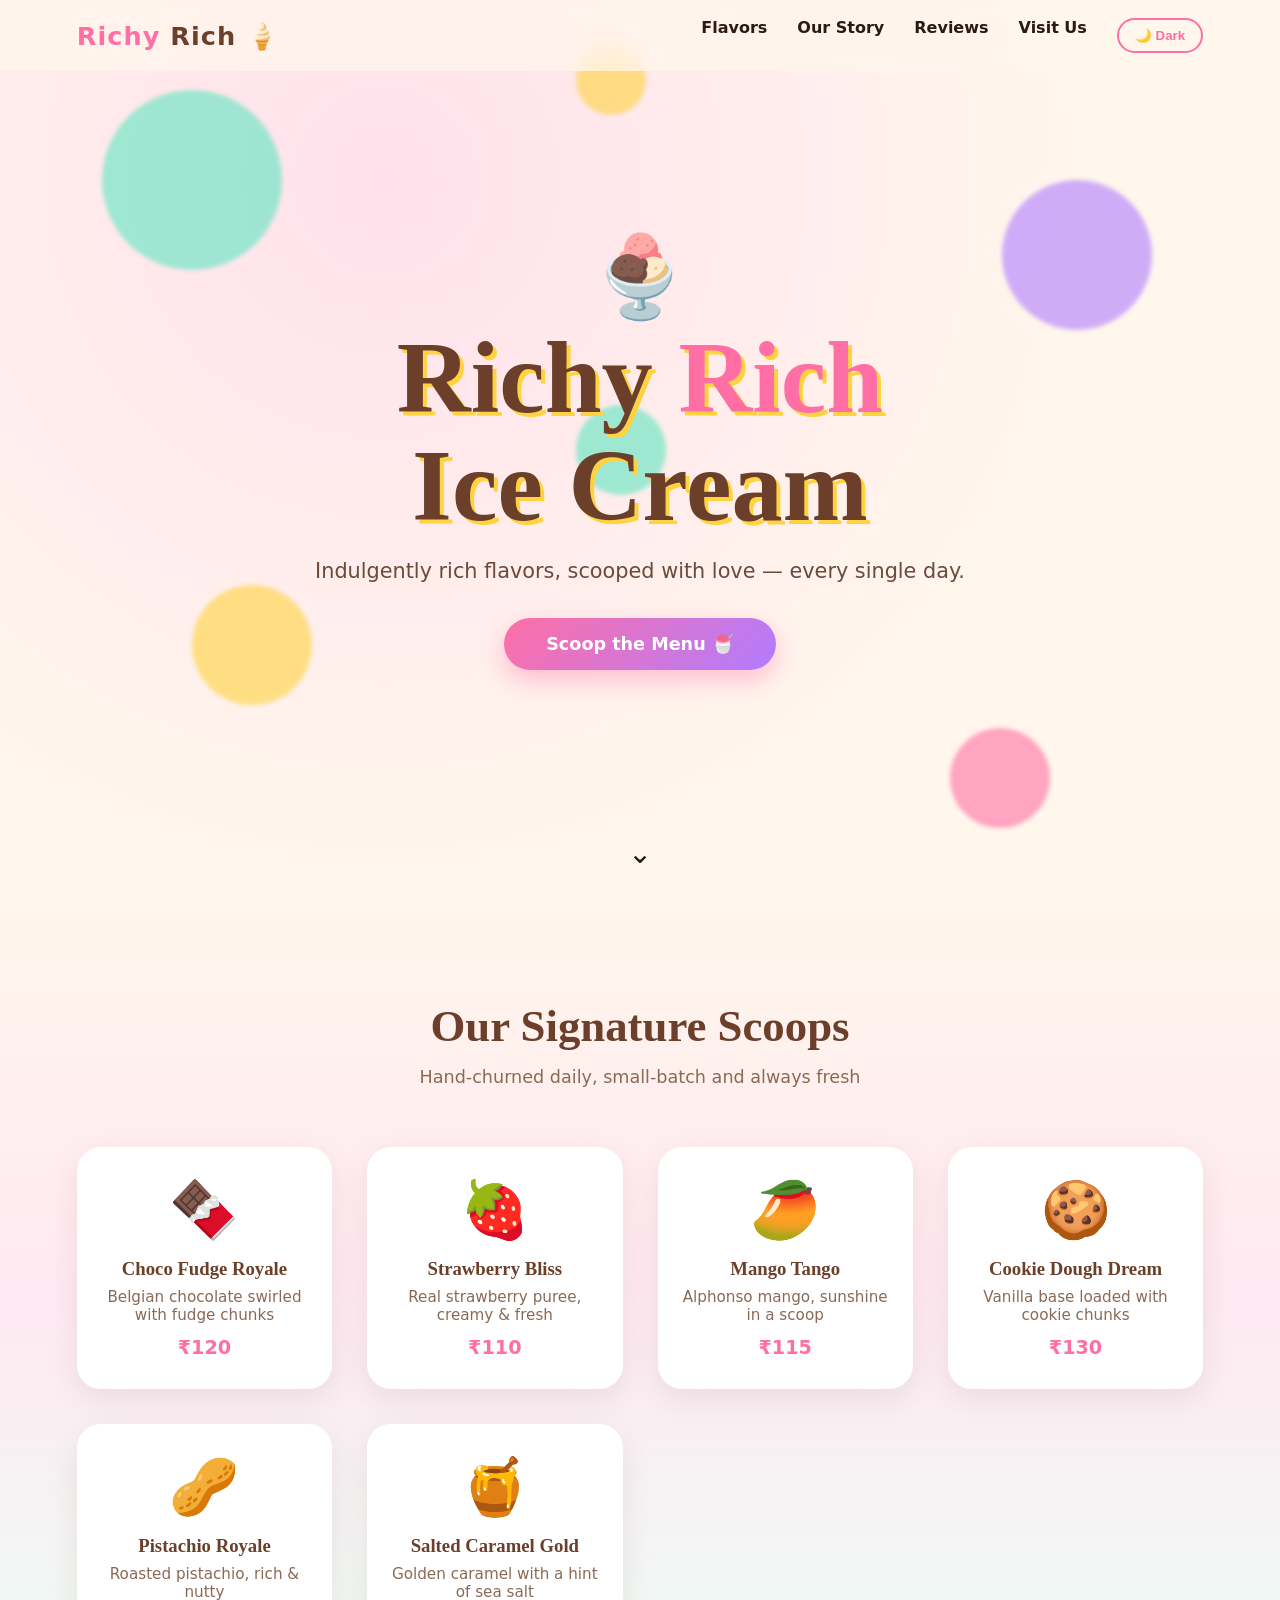
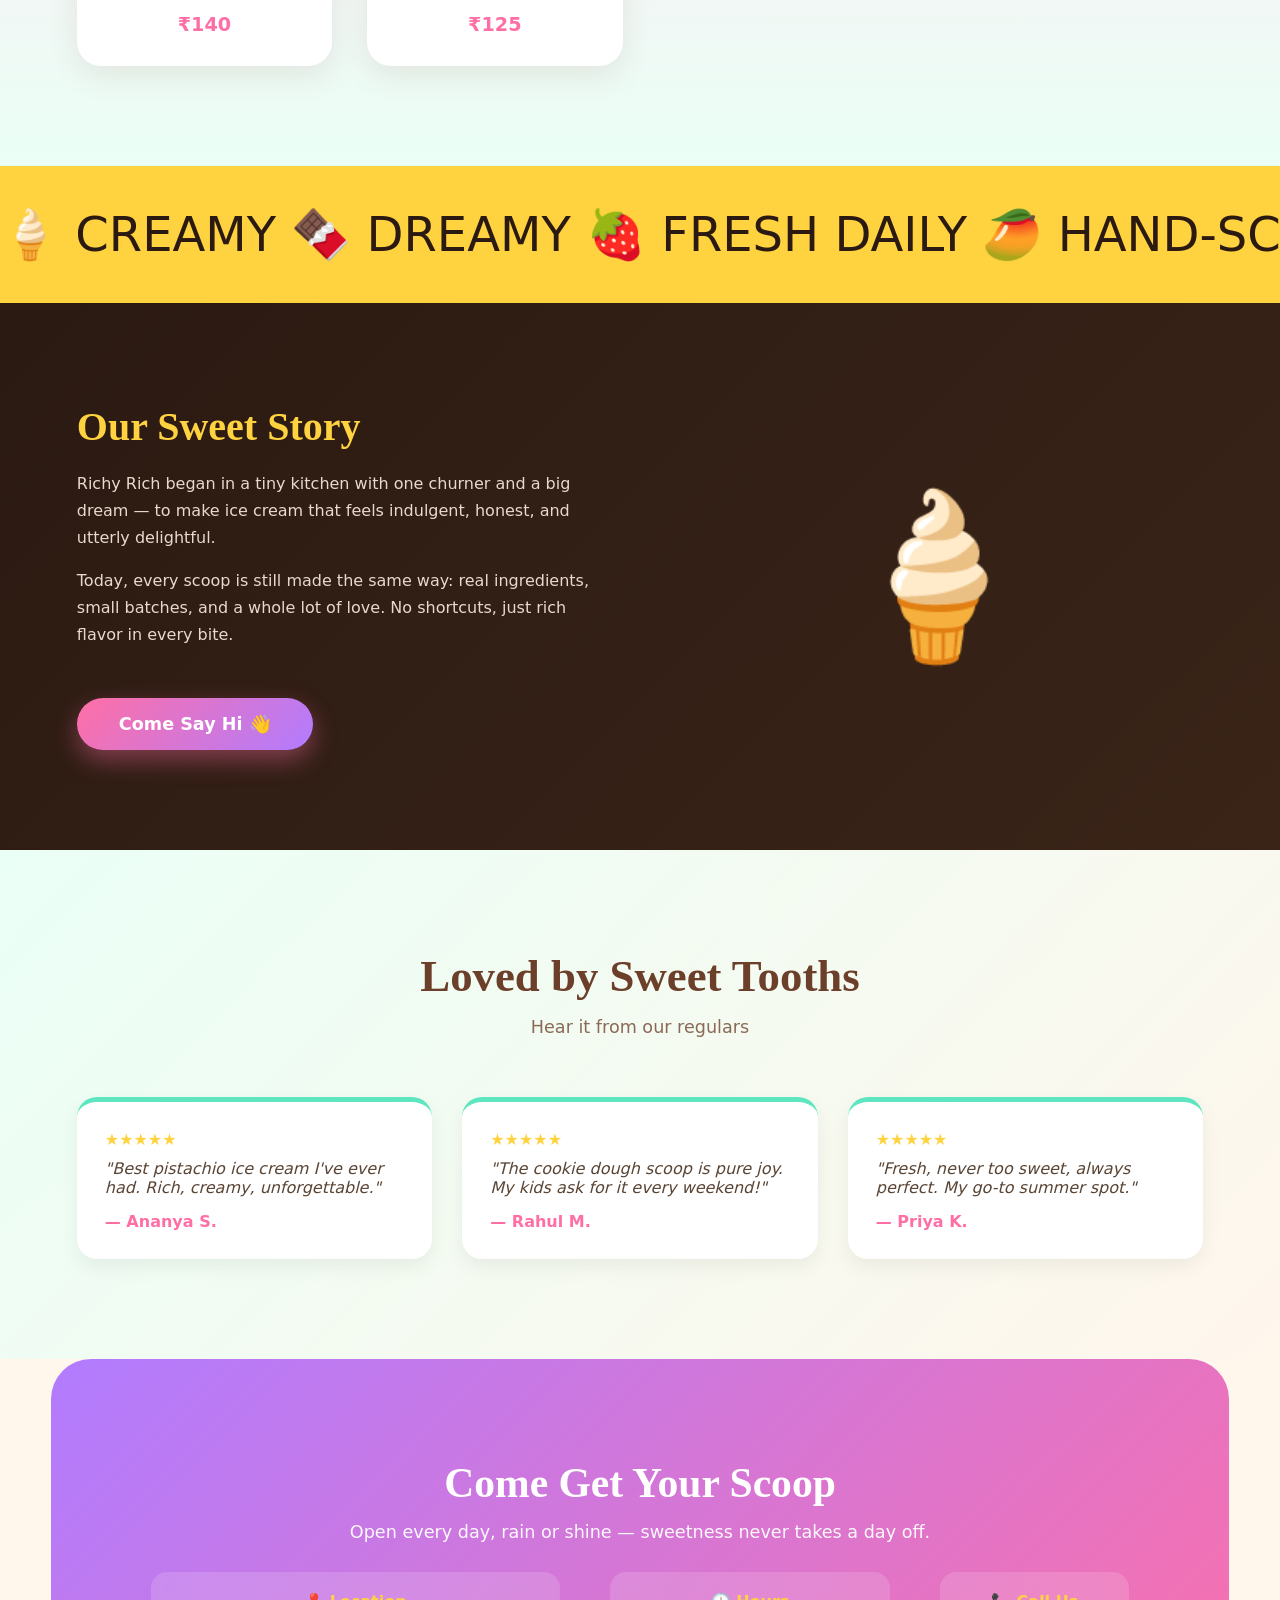
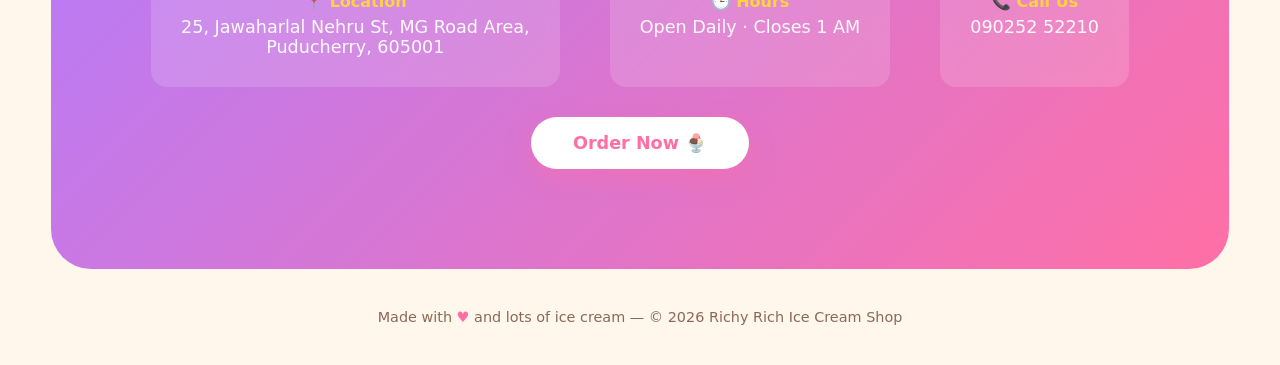
<file: index.html>
<!DOCTYPE html>
<html lang="en">

  <head>
    <meta charset="UTF-8">
    <meta name="viewport" content="width=device-width,initial-scale=1">
    <title>Richy Rich Ice Cream Shop</title>
    <link rel="stylesheet" href="style.css">
  </head>

  <body>
    <nav>
      <div class="logo">Richy <span>Rich</span> 🍦</div>
      <ul>
        <li><a href="#flavors">Flavors</a></li>
        <li><a href="#about">Our Story</a></li>
        <li><a href="#reviews">Reviews</a></li>
        <li><a href="#visit">Visit Us</a></li>
        <li><button class="theme-toggle" id="themeBtn">🌙 Dark</button></li>
      </ul>
      <button class="hamburger" id="hamburgerBtn" aria-label="Toggle menu">
        <span></span>
        <span></span>
        <span></span>
      </button>
    </nav>
    <header>
      <div class="blob b1"></div>
      <div class="blob b2"></div>
      <div class="blob b3"></div>
      <div class="blob b4"></div>
      <div class="blob b5"></div>
      <div class="blob b6"></div>
      <div class="icefall"><span style="left:5%;animation-duration:9s;animation-delay:0s">🍦</span> <span style="left:18%;animation-duration:11s;animation-delay:2s">🍧</span> <span style="left:32%;animation-duration:8s;animation-delay:1s">🍨</span> <span style="left:48%;animation-duration:12s;animation-delay:3s">🍦</span> <span style="left:63%;animation-duration:10s;animation-delay:.5s">🍫</span> <span style="left:77%;animation-duration:9.5s;animation-delay:2.5s">🍧</span> <span style="left:88%;animation-duration:11.5s;animation-delay:1.5s">🍨</span> <span style="left:25%;animation-duration:13s;animation-delay:4s">🍦</span> <span style="left:70%;animation-duration:10.5s;animation-delay:3.5s">🍫</span></div>
      <div class="hero-content">
        <div class="scoop-emoji">🍨</div>
        <h1>Richy <span class="accent">Rich</span><br>Ice Cream</h1>
        <p>Indulgently rich flavors, scooped with love — every single day.</p><a href="#flavors" class="cta-btn">Scoop the Menu 🍧</a>
      </div>
      <div class="scroll-hint">⌄</div>
    </header>

    <section class="flavors" id="flavors">
      <h2 class="section-title reveal">Our Signature Scoops</h2>
      <p class="section-sub reveal">Hand-churned daily, small-batch and always fresh</p>
      <div class="flavor-grid">
        <div class="flavor-card reveal"><span class="icon">🍫</span>
          <h3>Choco Fudge Royale</h3>
          <p>Belgian chocolate swirled with fudge chunks</p><span class="price">₹120</span>
        </div>
        <div class="flavor-card reveal"><span class="icon">🍓</span>
          <h3>Strawberry Bliss</h3>
          <p>Real strawberry puree, creamy & fresh</p><span class="price">₹110</span>
        </div>
        <div class="flavor-card reveal"><span class="icon">🥭</span>
          <h3>Mango Tango</h3>
          <p>Alphonso mango, sunshine in a scoop</p><span class="price">₹115</span>
        </div>
        <div class="flavor-card reveal"><span class="icon">🍪</span>
          <h3>Cookie Dough Dream</h3>
          <p>Vanilla base loaded with cookie chunks</p><span class="price">₹130</span>
        </div>
        <div class="flavor-card reveal"><span class="icon">🥜</span>
          <h3>Pistachio Royale</h3>
          <p>Roasted pistachio, rich & nutty</p><span class="price">₹140</span>
        </div>
        <div class="flavor-card reveal"><span class="icon">🍯</span>
          <h3>Salted Caramel Gold</h3>
          <p>Golden caramel with a hint of sea salt</p><span class="price">₹125</span>
        </div>
      </div>
    </section>
    <div class="marquee-wrap">
      <div class="marquee">🍦 CREAMY 🍫 DREAMY 🍓 FRESH DAILY 🥭 HAND-SCOOPED 🍪 SINCE 2010 🍦 CREAMY 🍫 DREAMY 🍓 FRESH DAILY 🥭 HAND-SCOOPED 🍪 SINCE 2010</div>
    </div>

    <section class="about" id="about">
      <div class="txt reveal">
        <h2>Our Sweet Story</h2>
        <p>Richy Rich began in a tiny kitchen with one churner and a big dream — to make ice cream that feels indulgent, honest, and utterly delightful.</p>
        <p>Today, every scoop is still made the same way: real ingredients, small batches, and a whole lot of love. No shortcuts, just rich flavor in every bite.</p><a href="#visit" class="cta-btn">Come Say Hi 👋</a>
      </div>
      <div class="visual reveal">
        <div class="cone">🍦</div>
      </div>
    </section>

    <section id="reviews">
      <h2 class="section-title reveal">Loved by Sweet Tooths</h2>
      <p class="section-sub reveal">Hear it from our regulars</p>
      <div class="testi-grid">
        <div class="testi-card reveal">
          <div class="stars">★★★★★</div>
          <p>"Best pistachio ice cream I've ever had. Rich, creamy, unforgettable."</p>
          <div class="who">— Ananya S.</div>
        </div>
        <div class="testi-card reveal">
          <div class="stars">★★★★★</div>
          <p>"The cookie dough scoop is pure joy. My kids ask for it every weekend!"</p>
          <div class="who">— Rahul M.</div>
        </div>
        <div class="testi-card reveal">
          <div class="stars">★★★★★</div>
          <p>"Fresh, never too sweet, always perfect. My go-to summer spot."</p>
          <div class="who">— Priya K.</div>
        </div>
      </div>
    </section>

    <section class="visit reveal" id="visit">
      <h2>Come Get Your Scoop</h2>
      <p>Open every day, rain or shine — sweetness never takes a day off.</p>
      <div class="visit-info">
        <div>
          <h4>📍 Location</h4>
          <p>25, Jawaharlal Nehru St, MG Road Area,<br>Puducherry, 605001</p>
        </div>
        <div>
          <h4>🕒 Hours</h4>
          <p>Open Daily · Closes 1 AM</p>
        </div>
        <div>
          <h4>📞 Call Us</h4>
          <p>090252 52210</p>
        </div>
      </div><a href="tel:09025252210" class="cta-btn" style="margin-top:30px;background:#fff;color:var(--pink)">Order Now 🍨</a>
    </section>

    <footer>Made with <span>♥</span> and lots of ice cream — © 2026 Richy Rich Ice Cream Shop</footer>
    <script src="script.js"></script>
  </body>
</html>
</file>
<file: style.css>
:root {
  --pink: #ff6fa5;
  --mint: #5ee6c0;
  --choc: #6b3f2a;
  --cream: #fff6ec;
  --yellow: #ffd23f;
  --purple: #b17cff;
  --dark: #2b1a12;
  --bg: var(--cream);
  --text: var(--dark);
  --card: #fff
}

body.dark {
  --bg: #120a17;
  --text: #f3e6ff;
  --card: #1e1226;
  --cream: #1a0f22
}

body.dark .flavor-card,
body.dark .testi-card {
  background: var(--card);
  box-shadow: 0 10px 30px rgba(0, 0, 0, .5)
}

body.dark .flavor-card h3,
body.dark .testi-card p {
  color: #f3e6ff
}

body.dark nav {
  background: rgba(18, 10, 23, .75)
}

body.dark nav a {
  color: #f3e6ff
}

body.dark .logo {
  color: var(--yellow)
}

body.dark header {
  background: radial-gradient(circle at 30% 20%, #2a1533 0, #120a17 60%)
}

body.dark .hero-content h1 {
  color: #fff;
  text-shadow: 4px 4px 0 var(--purple)
}

body.dark .hero-content p {
  color: #d8c3e8
}

body.dark #reviews {
  background: linear-gradient(135deg, #1a0f22, #12081a)
}

body.dark .section-title {
  color: var(--yellow)
}

body.dark .section-sub {
  color: #c9aee0
}

.theme-toggle {
  background: 0 0;
  border: 2px solid var(--pink);
  color: var(--pink);
  border-radius: 50px;
  padding: 8px 16px;
  font-weight: 700;
  cursor: pointer;
  transition: .3s
}

.theme-toggle:hover {
  background: var(--pink);
  color: #fff
}

* {
  margin: 0;
  padding: 0;
  box-sizing: border-box
}

html {
  scroll-behavior: smooth
}

body {
  font-family: 'Segoe UI', system-ui, sans-serif;
  background: var(--bg);
  color: var(--text);
  overflow-x: hidden;
  transition: background .4s, color .4s
}

#reviews {
  background: linear-gradient(135deg, #eafff6, #fff6ec)
}

h1,
h2,
h3 {
  font-family: Georgia, 'Times New Roman', serif
}

nav {
  position: fixed;
  top: 0;
  left: 0;
  right: 0;
  z-index: 100;
  display: flex;
  justify-content: space-between;
  align-items: center;
  padding: 18px 6%;
  background: rgba(255, 246, 236, .75);
  backdrop-filter: blur(10px);
  transition: .3s
}

.logo {
  font-size: 1.6rem;
  font-weight: 700;
  color: var(--pink);
  letter-spacing: 1px
}

.logo span {
  color: var(--choc)
}

nav ul {
  list-style: none;
  display: flex;
  gap: 30px
}

nav a {
  text-decoration: none;
  color: var(--dark);
  font-weight: 600;
  position: relative
}

nav a::after {
  content: '';
  position: absolute;
  left: 0;
  bottom: -4px;
  width: 0;
  height: 2px;
  background: var(--pink);
  transition: .3s
}

nav a:hover::after {
  width: 100%
}

header {
  height: 100vh;
  position: relative;
  display: flex;
  align-items: center;
  justify-content: center;
  text-align: center;
  background: radial-gradient(circle at 30% 20%, #ffe1ec 0, var(--cream) 60%);
  overflow: hidden
}

.blob {
  position: absolute;
  border-radius: 50%;
  filter: blur(2px);
  opacity: .6;
  animation: float 8s ease-in-out infinite
}

.b1 {
  width: 180px;
  height: 180px;
  background: var(--mint);
  top: 10%;
  left: 8%;
  animation-delay: 0s
}

.b2 {
  width: 120px;
  height: 120px;
  background: var(--yellow);
  top: 65%;
  left: 15%;
  animation-delay: 1.5s
}

.b3 {
  width: 150px;
  height: 150px;
  background: var(--purple);
  top: 20%;
  right: 10%;
  animation-delay: .7s
}

.b4 {
  width: 100px;
  height: 100px;
  background: var(--pink);
  bottom: 8%;
  right: 18%;
  animation-delay: 2s
}

.b5 {
  width: 90px;
  height: 90px;
  background: var(--mint);
  top: 45%;
  left: 45%;
  animation-delay: .4s
}

.b6 {
  width: 70px;
  height: 70px;
  background: var(--yellow);
  top: 5%;
  left: 45%;
  animation-delay: 1.8s
}

@keyframes float {

  0%,
  100% {
    transform: translateY(0) scale(1)
  }

  50% {
    transform: translateY(-30px) scale(1.08)
  }
}

.icefall {
  position: absolute;
  inset: 0;
  overflow: hidden;
  pointer-events: none;
  z-index: 1
}

.icefall span {
  position: absolute;
  top: -10%;
  font-size: 2.2rem;
  opacity: .55;
  animation: fall linear infinite
}

@keyframes fall {
  0% {
    transform: translateY(0) rotate(0)
  }

  100% {
    transform: translateY(115vh) rotate(360deg)
  }
}

.hero-content {
  position: relative;
  z-index: 2
}

.hero-content h1 {
  font-size: clamp(3rem, 8vw, 6.5rem);
  color: var(--choc);
  line-height: 1.05;
  text-shadow: 4px 4px 0 var(--yellow);
  animation: pop 1s ease
}

.hero-content .accent {
  color: var(--pink)
}

.hero-content p {
  margin-top: 20px;
  font-size: 1.3rem;
  color: #6b4b3a;
  animation: fadeUp 1.2s ease
}

@keyframes pop {
  0% {
    transform: scale(.7);
    opacity: 0
  }

  70% {
    transform: scale(1.05)
  }

  100% {
    transform: scale(1);
    opacity: 1
  }
}

@keyframes fadeUp {
  from {
    opacity: 0;
    transform: translateY(20px)
  }

  to {
    opacity: 1;
    transform: translateY(0)
  }
}

.scoop-emoji {
  font-size: 5rem;
  display: inline-block;
  animation: wiggle 2.5s ease-in-out infinite
}

@keyframes wiggle {

  0%,
  100% {
    transform: rotate(-8deg)
  }

  50% {
    transform: rotate(8deg)
  }
}

.cta-btn {
  margin-top: 35px;
  display: inline-block;
  padding: 16px 42px;
  border-radius: 50px;
  background: linear-gradient(135deg, var(--pink), var(--purple));
  color: #fff;
  font-weight: 700;
  font-size: 1.1rem;
  text-decoration: none;
  box-shadow: 0 10px 25px rgba(255, 111, 165, .4);
  transition: transform .3s, box-shadow .3s
}

.cta-btn:hover {
  transform: translateY(-5px) scale(1.05);
  box-shadow: 0 15px 35px rgba(255, 111, 165, .6)
}

.scroll-hint {
  position: absolute;
  bottom: 30px;
  left: 50%;
  transform: translateX(-50%);
  font-size: 1.8rem;
  animation: bounce 1.6s infinite
}

@keyframes bounce {

  0%,
  100% {
    transform: translate(-50%, 0)
  }

  50% {
    transform: translate(-50%, 12px)
  }
}

section {
  padding: 100px 6%;
  position: relative
}

.section-title {
  text-align: center;
  font-size: 2.8rem;
  color: var(--choc);
  margin-bottom: 15px
}

.section-sub {
  text-align: center;
  color: #8a6a56;
  margin-bottom: 60px;
  font-size: 1.1rem
}

.reveal {
  opacity: 0;
  transform: translateY(40px);
  transition: all .8s ease
}

.reveal.show {
  opacity: 1;
  transform: translateY(0)
}

.flavors {
  background: linear-gradient(180deg, var(--cream) 0, #ffe9f2 45%, #eafff6 100%);
  position: relative
}

.flavor-grid {
  display: grid;
  grid-template-columns: repeat(auto-fit, minmax(230px, 1fr));
  gap: 35px
}

.flavor-card {
  background: #fff;
  border-radius: 24px;
  padding: 30px 20px;
  text-align: center;
  box-shadow: 0 10px 30px rgba(107, 63, 42, .1);
  transition: transform .4s, box-shadow .4s;
  position: relative;
  overflow: hidden
}

.flavor-card:hover {
  transform: translateY(-12px) rotate(-1deg);
  box-shadow: 0 20px 40px rgba(107, 63, 42, .2)
}

.flavor-card .icon {
  font-size: 3.5rem;
  display: block;
  margin-bottom: 15px;
  transition: transform .4s
}

.flavor-card:hover .icon {
  transform: scale(1.2) rotate(8deg)
}

.flavor-card h3 {
  color: var(--choc);
  margin-bottom: 8px
}

.flavor-card p {
  color: #8a6a56;
  font-size: .95rem;
  margin-bottom: 12px
}

.price {
  font-weight: 700;
  color: var(--pink);
  font-size: 1.2rem
}

.about {
  display: flex;
  align-items: center;
  gap: 60px;
  flex-wrap: wrap;
  background: linear-gradient(135deg, var(--dark), #3a2418);
  color: #fff;
  border-radius: 0
}

.about .txt {
  flex: 1;
  min-width: 280px
}

.about h2 {
  color: var(--yellow);
  font-size: 2.5rem;
  margin-bottom: 20px
}

.about p {
  color: #e8d9cd;
  line-height: 1.7;
  margin-bottom: 15px
}

.about .visual {
  flex: 1;
  min-width: 280px;
  display: flex;
  justify-content: center
}

.cone {
  font-size: 10rem;
  animation: swing 4s ease-in-out infinite
}

@keyframes swing {

  0%,
  100% {
    transform: rotate(-4deg)
  }

  50% {
    transform: rotate(4deg)
  }
}

.marquee-wrap {
  overflow: hidden;
  padding: 40px 0;
  background: var(--yellow)
}

.marquee {
  display: flex;
  gap: 40px;
  white-space: nowrap;
  animation: scroll 18s linear infinite;
  font-size: 3rem
}

@keyframes scroll {
  from {
    transform: translateX(0)
  }

  to {
    transform: translateX(-50%)
  }
}

.testi-grid {
  display: grid;
  grid-template-columns: repeat(auto-fit, minmax(260px, 1fr));
  gap: 30px
}

.testi-card {
  background: #fff;
  border-radius: 20px;
  padding: 28px;
  box-shadow: 0 8px 20px rgba(0, 0, 0, .06);
  border-top: 5px solid var(--mint)
}

.testi-card p {
  color: #5a4535;
  font-style: italic;
  margin-bottom: 15px
}

.testi-card .who {
  font-weight: 700;
  color: var(--pink)
}

.stars {
  color: var(--yellow);
  margin-bottom: 10px
}

.visit {
  background: linear-gradient(135deg, var(--purple), var(--pink));
  color: #fff;
  text-align: center;
  border-radius: 40px;
  margin: 0 4% 0
}

.visit h2 {
  font-size: 2.6rem;
  margin-bottom: 15px
}

.visit p {
  font-size: 1.1rem;
  margin-bottom: 10px;
  opacity: .95
}

.visit-info {
  display: flex;
  justify-content: center;
  gap: 50px;
  flex-wrap: wrap;
  margin-top: 30px
}

.visit-info div {
  background: rgba(255, 255, 255, .15);
  padding: 20px 30px;
  border-radius: 16px;
  backdrop-filter: blur(6px)
}

.visit-info h4 {
  margin-bottom: 6px;
  color: var(--yellow)
}

footer {
  text-align: center;
  padding: 40px;
  color: #8a6a56;
  font-size: .9rem
}

footer span {
  color: var(--pink)
}

.drip {
  position: absolute;
  bottom: -1px;
  left: 0;
  width: 100%;
  overflow: hidden;
  line-height: 0
}

.drip svg {
  width: 100%;
  height: 60px
}

.hamburger {
  display: none;
  flex-direction: column;
  gap: 5px;
  background: 0 0;
  border: none;
  cursor: pointer;
  padding: 6px;
  z-index: 200
}

.hamburger span {
  width: 26px;
  height: 3px;
  background: var(--choc);
  border-radius: 2px;
  transition: .3s
}

body.dark .hamburger span {
  background: #f3e6ff
}

.hamburger.open span:nth-child(1) {
  transform: translateY(8px) rotate(45deg)
}

.hamburger.open span:nth-child(2) {
  opacity: 0
}

.hamburger.open span:nth-child(3) {
  transform: translateY(-8px) rotate(-45deg)
}

@media(max-width:700px) {
  nav {
    padding: 14px 4%
  }

  .logo {
    font-size: 1.2rem
  }

  .hamburger {
    display: flex
  }

  nav ul {
    position: fixed;
    top: 62px;
    right: 0;
    left: 0;
    background: var(--cream);
    flex-direction: column;
    align-items: center;
    gap: 22px;
    padding: 30px 0;
    transform: translateY(-130%);
    opacity: 0;
    transition: .35s ease;
    box-shadow: 0 10px 25px rgba(0, 0, 0, .1)
  }

  body.dark nav ul {
    background: var(--card)
  }

  nav ul.open {
    transform: translateY(0);
    opacity: 1
  }

  nav ul li {
    display: block
  }

  .theme-toggle {
    padding: 6px 12px;
    font-size: .85rem
  }

  .about {
    flex-direction: column;
    text-align: center
  }
}
</file>
